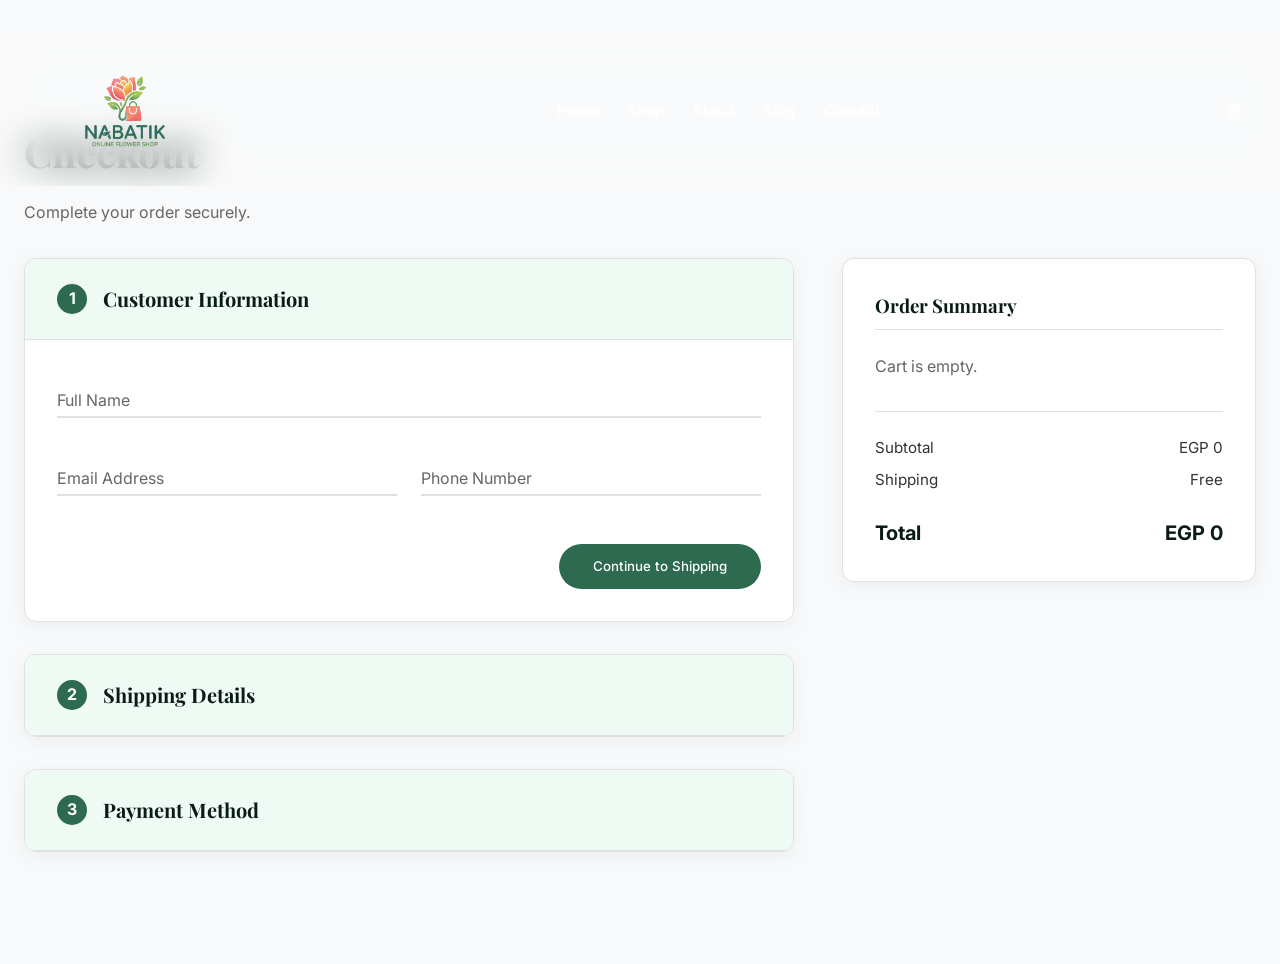
<file: nabatk/checkout.html>
<!DOCTYPE html>
<html lang="en">
<head>
  <meta charset="UTF-8">
  <meta name="viewport" content="width=device-width, initial-scale=1.0">
  <title>Checkout | Nabatk</title>
  <link rel="stylesheet" href="css/style.css">
  <link rel="stylesheet" href="css/checkout.css">
</head>
<body>

  <!-- NAVBAR -->
  <nav class="navbar scrolled">
    <div class="container">
      <a href="index.html" class="navbar-logo">
        <img src="Logo/flowerStore_Logo-removebg-preview.png" alt="Nabatk Logo" class="brand-logo">
      </a>
      <div class="navbar-links">
        <a href="index.html">Home</a>
        <a href="shop.html">Shop</a>
        <a href="about.html">About</a>
        <a href="blog.html">Blog</a>
        <a href="contact.html">Contact</a>
      </div>
      <div class="navbar-actions">
        <!-- hide cart logic if needed, but keeping consistent -->
        <a href="cart.html" class="cart-icon" style="opacity: 0.5; pointer-events: none;">
          <svg viewBox="0 0 24 24"><path d="M7 18c-1.1 0-1.99.9-1.99 2S5.9 22 7 22s2-.9 2-2-.9-2-2-2zM1 2v2h2l3.6 7.59-1.35 2.45c-.16.28-.25.61-.25.96 0 1.1.9 2 2 2h12v-2H7.42c-.14 0-.25-.11-.25-.25l.03-.12.9-1.63h7.45c.75 0 1.41-.41 1.75-1.03l3.58-6.49A1.003 1.003 0 0 0 20 4H5.21l-.94-2H1zm16 16c-1.1 0-1.99.9-1.99 2s.89 2 1.99 2 2-.9 2-2-.9-2-2-2z"/></svg>
          <span class="cart-badge" style="display: none;">0</span>
        </a>
      </div>
    </div>
  </nav>

  <!-- CHECKOUT SECTION -->
  <section class="section checkout-page-wrapper">
    <div class="container fade-up">
      
      <div class="checkout-header">
        <h1>Checkout</h1>
        <p style="color: var(--clr-text-muted);">Complete your order securely.</p>
      </div>

      <div class="checkout-layout">
        
        <!-- Left: Forms -->
        <main class="checkout-main">
          
          <!-- STEP 1 -->
          <div class="checkout-step active">
            <div class="step-header">
              <div class="step-number">1</div>
              <h2>Customer Information</h2>
            </div>
            <div class="step-content">
              <div class="form-grid full">
                <div class="form-group-float">
                  <input type="text" class="form-control" id="custName" placeholder=" " required>
                  <label class="form-label" for="custName">Full Name</label>
                </div>
              </div>
              <div class="form-grid">
                <div class="form-group-float">
                  <input type="email" class="form-control" id="custEmail" placeholder=" " required>
                  <label class="form-label" for="custEmail">Email Address</label>
                </div>
                <div class="form-group-float">
                  <input type="tel" class="form-control" id="custPhone" placeholder=" " required>
                  <label class="form-label" for="custPhone">Phone Number</label>
                </div>
              </div>
              <button class="btn btn-primary btn-next-step" id="btnStep1">Continue to Shipping</button>
              <div style="clear:both;"></div>
            </div>
          </div>

          <!-- STEP 2 -->
          <div class="checkout-step">
            <div class="step-header">
              <div class="step-number">2</div>
              <h2>Shipping Details</h2>
            </div>
            <div class="step-content">
              <div class="form-grid full">
                <div class="form-group-float">
                  <input type="text" class="form-control" id="shipAddress" placeholder=" " required>
                  <label class="form-label" for="shipAddress">Street Address</label>
                </div>
              </div>
              <div class="form-grid">
                <div class="form-group-float" style="margin-top: 1rem;">
                  <select class="form-control" style="padding-bottom: 0.5rem; cursor: pointer;">
                    <option value="">Select City / Governorate</option>
                    <option value="Cairo">Cairo</option>
                    <option value="Giza">Giza</option>
                  </select>
                  <label class="form-label" style="top: -0.5rem; font-size: 0.8rem; color: var(--clr-green-deep);">City</label>
                </div>
                <div class="form-group-float">
                  <input type="text" class="form-control" id="shipArea" placeholder=" ">
                  <label class="form-label" for="shipArea">Area / Neighborhood</label>
                </div>
              </div>
              <div class="form-grid">
                <div class="form-group-float">
                  <input type="text" class="form-control" id="shipBldg" placeholder=" ">
                  <label class="form-label" for="shipBldg">Building / Appt Number</label>
                </div>
              </div>
              <div class="form-grid full">
                <div class="form-group-float">
                  <textarea class="form-control" id="shipNotes" placeholder=" " rows="2" style="resize: vertical;"></textarea>
                  <label class="form-label" for="shipNotes">Delivery Notes (Optional)</label>
                </div>
              </div>
              <button class="btn btn-primary btn-next-step" id="btnStep2">Continue to Payment</button>
              <div style="clear:both;"></div>
            </div>
          </div>

          <!-- STEP 3 -->
          <div class="checkout-step">
            <div class="step-header">
              <div class="step-number">3</div>
              <h2>Payment Method</h2>
            </div>
            <div class="step-content">
              
              <div class="payment-methods">
                <label class="payment-option">
                  <input type="radio" name="paymentOption" value="cod">
                  <span style="font-weight: 600;">Cash on Delivery (COD)</span>
                </label>
                
                <label class="payment-option">
                  <input type="radio" name="paymentOption" value="vfcash">
                  <span style="font-weight: 600;">Vodafone Cash</span>
                </label>

                <label class="payment-option active">
                  <input type="radio" name="paymentOption" value="card" checked>
                  <span style="font-weight: 600; flex-grow: 1;">Credit / Debit Card</span>
                  <!-- Card Logos -->
                  <div style="display: flex; gap: 0.5rem;">
                    <span style="font-size: 0.8rem; background: var(--clr-white); border: 1px solid var(--clr-border); padding: 0.2rem 0.4rem; border-radius: 4px;">VISA</span>
                    <span style="font-size: 0.8rem; background: var(--clr-white); border: 1px solid var(--clr-border); padding: 0.2rem 0.4rem; border-radius: 4px;">MC</span>
                  </div>
                </label>
              </div>

              <!-- Credit Card Input Area -->
              <div class="cc-container" id="ccContainer" style="display: block;">
                
                <!-- Animated Preview -->
                <div class="card-preview">
                  <div class="chip"></div>
                  <div class="card-number-display" id="ccNumDisp">**** **** **** ****</div>
                  <div class="card-footer-display">
                    <div>
                      <div class="card-label">Card Holder</div>
                      <div class="card-name-display" id="ccNameDisp">YOUR NAME</div>
                    </div>
                    <div>
                      <div class="card-label">Expires</div>
                      <div class="card-expiry-display" id="ccExpDisp">MM/YY</div>
                    </div>
                  </div>
                </div>

                <!-- Inputs -->
                <div class="form-grid full">
                  <div class="form-group-float">
                    <input type="text" class="form-control" id="ccNumInput" placeholder=" " maxlength="19">
                    <label class="form-label" for="ccNumInput">Card Number</label>
                  </div>
                </div>
                <div class="form-grid">
                  <div class="form-group-float">
                    <input type="text" class="form-control" id="ccNameInput" placeholder=" " maxlength="30">
                    <label class="form-label" for="ccNameInput">Name on Card</label>
                  </div>
                  <div style="display: grid; grid-template-columns: 1fr 1fr; gap: 1.5rem;">
                    <div class="form-group-float">
                      <input type="text" class="form-control" id="ccExpInput" placeholder=" " maxlength="5">
                      <label class="form-label" for="ccExpInput">Expiry (MM/YY)</label>
                    </div>
                    <div class="form-group-float">
                      <input type="password" class="form-control" id="ccCvvInput" placeholder=" " maxlength="4">
                      <label class="form-label" for="ccCvvInput">CVV</label>
                    </div>
                  </div>
                </div>

              </div>
              
              <button class="btn btn-primary btn-place-order" id="btnPlaceOrder">Place Order 🌿</button>

            </div>
          </div>

        </main>

        <!-- Right: Summary -->
        <aside class="checkout-sidebar">
          <div class="checkout-summary">
            <h3>Order Summary</h3>
            
            <div class="mini-cart-list" id="miniCartList">
              <!-- populated by JS -->
            </div>
            
            <div style="border-top: 1px solid var(--clr-border); padding-top: 1.5rem; margin-top: 1.5rem;">
              <div style="display: flex; justify-content: space-between; margin-bottom: 0.5rem; font-size: 0.95rem;">
                <span>Subtotal</span>
                <span id="summarySubtotal">EGP 0</span>
              </div>
              <div style="display: flex; justify-content: space-between; margin-bottom: 1.5rem; font-size: 0.95rem;">
                <span>Shipping</span>
                <span id="summaryShipping">EGP 50</span>
              </div>
              <div style="display: flex; justify-content: space-between; font-size: 1.25rem; font-weight: 700; color: var(--clr-green-forest);">
                <span>Total</span>
                <span id="summaryTotal">EGP 0</span>
              </div>
            </div>

          </div>
        </aside>

      </div>
    </div>
  </section>

  <!-- SUCCESS MODAL OVERLAY -->
  <div class="modal-overlay" id="successModal">
    <div class="success-modal">
      <div class="success-icon">✓</div>
      <h2>Order Placed Successfully!</h2>
      <p>Thank you for choosing Nabatk. Your order #<span style="font-weight:600; color:var(--clr-text-main);">NB-2026</span> has been confirmed. We have sent a confirmation email with details.</p>
      <a href="shop.html" class="btn btn-primary" style="width:100%;">Return to Shop</a>
    </div>
  </div>

  <script src="js/script.js"></script>
  <script src="js/checkout.js"></script>
</body>
</html>
</file>
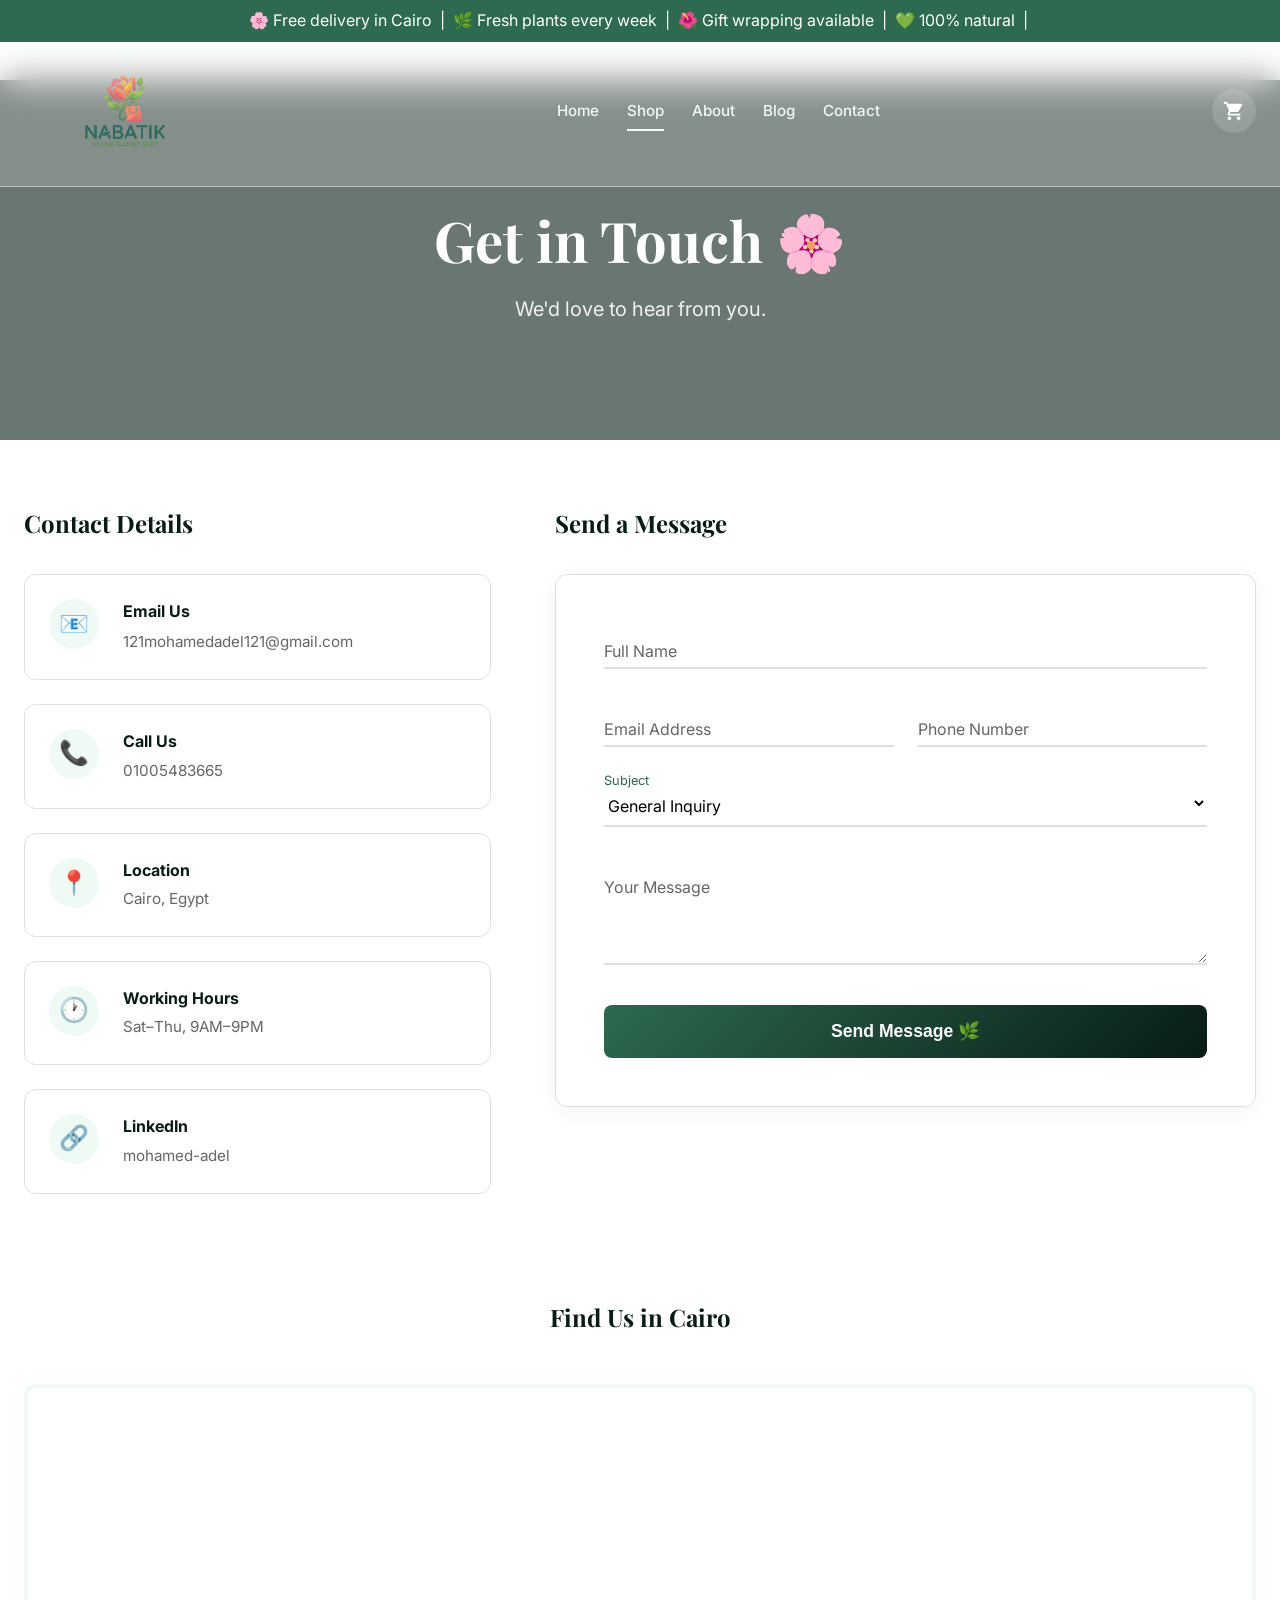
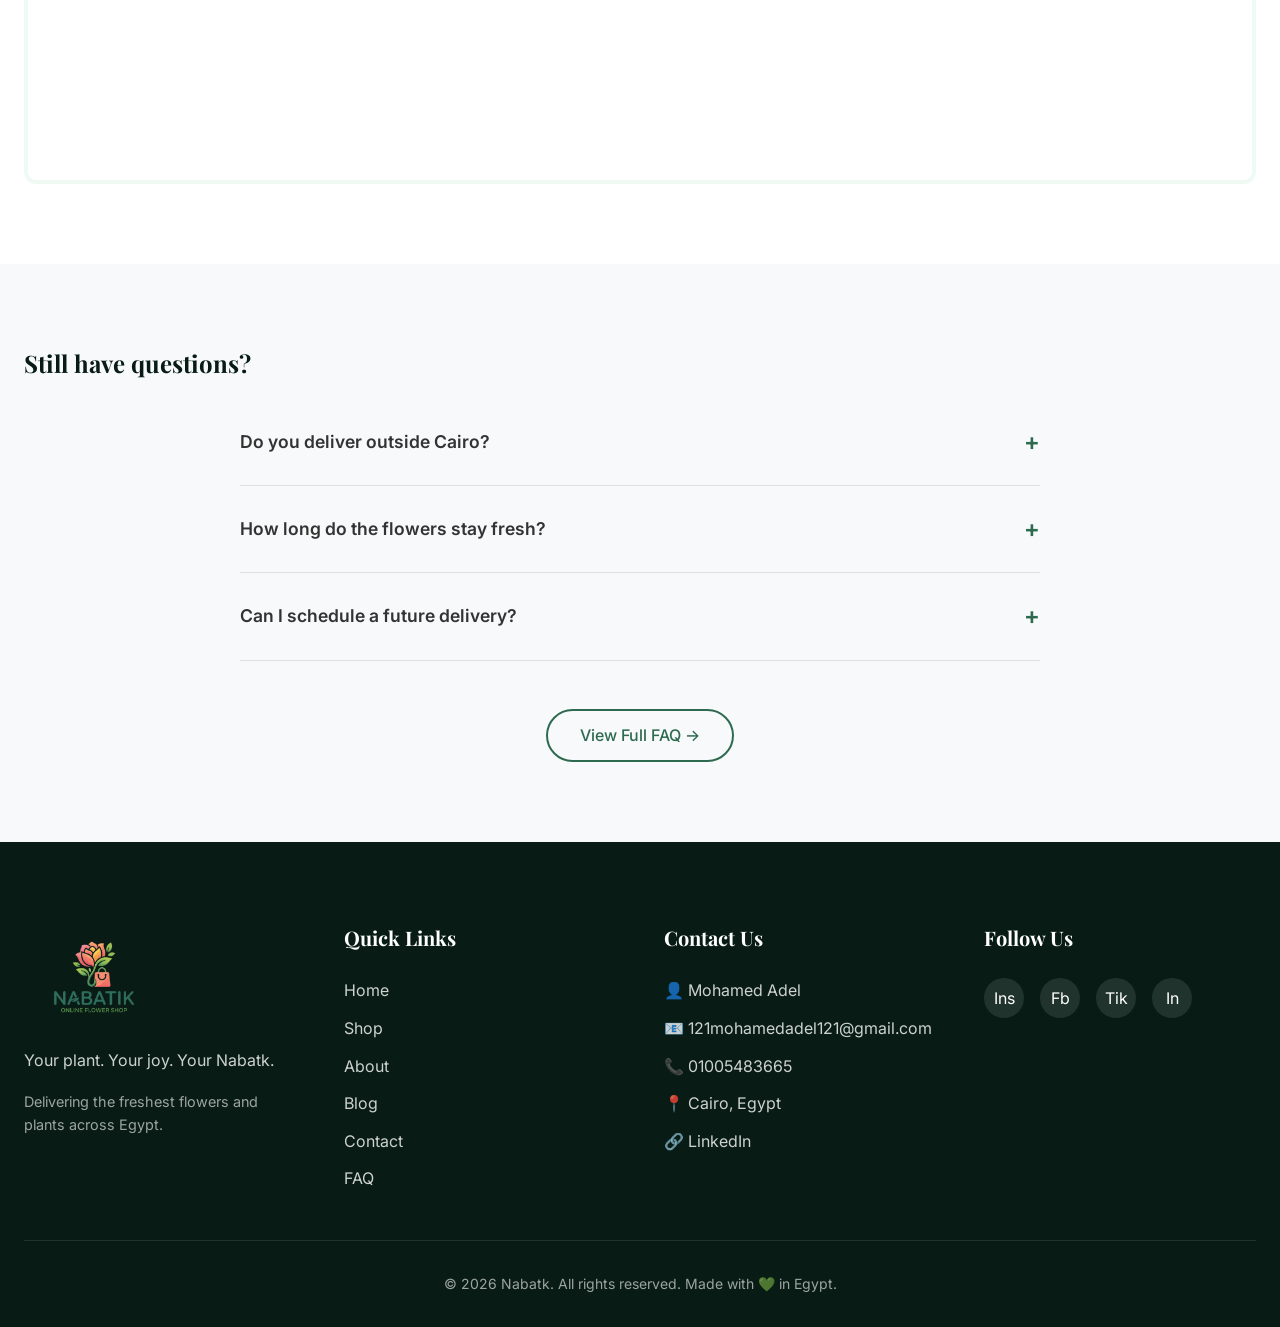
<file: nabatk/contact.html>
<!DOCTYPE html>
<html lang="en">
<head>
  <meta charset="UTF-8">
  <meta name="viewport" content="width=device-width, initial-scale=1.0">
  <title>Contact Us | Nabatk</title>
  <link rel="stylesheet" href="css/style.css">
  <link rel="stylesheet" href="css/contact.css">
</head>
<body>

  <!-- NAVBAR -->
  <div class="marquee-bar">
    <div class="marquee-content">
      🌸 Free delivery in Cairo &nbsp;|&nbsp; 🌿 Fresh plants every week &nbsp;|&nbsp; 🌺 Gift wrapping available &nbsp;|&nbsp; 💚 100% natural &nbsp;|&nbsp;
    </div>
    <div class="marquee-content">
      🌸 Free delivery in Cairo &nbsp;|&nbsp; 🌿 Fresh plants every week &nbsp;|&nbsp; 🌺 Gift wrapping available &nbsp;|&nbsp; 💚 100% natural &nbsp;|&nbsp;
    </div>
  </div>

  <nav class="navbar">
    <div class="container">
      <a href="index.html" class="navbar-logo">
        <img src="Logo/flowerStore_Logo-removebg-preview.png" alt="Nabatk Logo" class="brand-logo">
      </a>
      
      <div class="navbar-links">
        <a href="index.html">Home</a>
        <a href="shop.html" class="active">Shop</a>
        <a href="about.html">About</a>
        <a href="blog.html">Blog</a>
        <a href="contact.html">Contact</a>
      </div>
      
      <div class="navbar-actions">
        <a href="cart.html" class="cart-icon">
          <svg viewBox="0 0 24 24"><path d="M7 18c-1.1 0-1.99.9-1.99 2S5.9 22 7 22s2-.9 2-2-.9-2-2-2zM1 2v2h2l3.6 7.59-1.35 2.45c-.16.28-.25.61-.25.96 0 1.1.9 2 2 2h12v-2H7.42c-.14 0-.25-.11-.25-.25l.03-.12.9-1.63h7.45c.75 0 1.41-.41 1.75-1.03l3.58-6.49A1.003 1.003 0 0 0 20 4H5.21l-.94-2H1zm16 16c-1.1 0-1.99.9-1.99 2s.89 2 1.99 2 2-.9 2-2-.9-2-2-2z"/></svg>
          <span class="cart-badge" style="display: none;">0</span>
        </a>
        <button class="hamburger">
          <span></span><span></span><span></span>
        </button>
      </div>
    </div>
  </nav>

  <!-- CONTACT HERO -->
  <header class="contact-hero fade-up">
    <div class="contact-hero-content">
      <h1>Get in Touch 🌸</h1>
      <p style="font-size: 1.25rem; opacity: 0.9;">We'd love to hear from you.</p>
    </div>
  </header>

  <!-- CONTACT SECTION -->
  <section class="section" style="padding-top: 4rem;">
    <div class="container contact-layout">
      
      <!-- Info Col (Left) -->
      <div class="contact-info-col">
        <h2 style="margin-bottom: 2rem;">Contact Details</h2>
        
        <div class="info-card">
          <div class="icon-wrapper">📧</div>
          <div>
            <h4>Email Us</h4>
            <a href="mailto:121mohamedadel121@gmail.com">121mohamedadel121@gmail.com</a>
          </div>
        </div>
        
        <div class="info-card">
          <div class="icon-wrapper">📞</div>
          <div>
            <h4>Call Us</h4>
            <a href="tel:01005483665">01005483665</a>
          </div>
        </div>
        
        <div class="info-card">
          <div class="icon-wrapper">📍</div>
          <div>
            <h4>Location</h4>
            <p>Cairo, Egypt</p>
          </div>
        </div>
        
        <div class="info-card">
          <div class="icon-wrapper">🕐</div>
          <div>
            <h4>Working Hours</h4>
            <p>Sat–Thu, 9AM–9PM</p>
          </div>
        </div>
        
        <div class="info-card">
          <div class="icon-wrapper">🔗</div>
          <div>
            <h4>LinkedIn</h4>
            <a href="https://www.linkedin.com/in/mohamed-adel-17b969253/" target="_blank">mohamed-adel</a>
          </div>
        </div>
      </div>

      <!-- Form Col (Right) -->
      <div class="contact-form-col fade-up" style="transition-delay: 0.3s;">
        <h2 style="margin-bottom: 2rem;">Send a Message</h2>
        
        <form class="contact-form" id="contactForm">
          <div class="form-group-float">
            <input type="text" class="form-control" id="fullName" placeholder=" " required>
            <label class="form-label" for="fullName">Full Name</label>
            <span class="error-msg">Please enter your name</span>
          </div>
          
          <div class="form-row" style="display: flex; gap: 1.5rem;">
            <div class="form-group-float" style="flex: 1; margin-bottom: 0;">
              <input type="email" class="form-control" id="email" placeholder=" " required>
              <label class="form-label" for="email">Email Address</label>
              <span class="error-msg">Please enter a valid email</span>
            </div>
            <div class="form-group-float" style="flex: 1; margin-bottom: 0;">
              <input type="tel" class="form-control" id="phone" placeholder=" " required>
              <label class="form-label" for="phone">Phone Number</label>
              <span class="error-msg">Please enter your phone number</span>
            </div>
          </div>
          
          <div class="form-group-float" style="margin-top: 2rem;">
            <select class="form-control" id="subject" style="padding-bottom: 0.5rem; cursor: pointer;">
              <option value="General Inquiry">General Inquiry</option>
              <option value="Order Issue">Order Issue</option>
              <option value="Bulk Order">Bulk Order</option>
              <option value="Plant Care Question">Plant Care Question</option>
              <option value="Feedback">Feedback</option>
            </select>
            <label class="form-label" for="subject" style="top: -0.5rem; font-size: 0.8rem; color: var(--clr-green-deep);">Subject</label>
          </div>

          <div class="form-group-float">
            <textarea class="form-control" id="message" placeholder=" " rows="4" style="resize: vertical; min-height: 100px;" required></textarea>
            <label class="form-label" for="message">Your Message</label>
            <span class="error-msg">Please enter a message</span>
          </div>
          
          <button type="submit" class="btn-submit-form">Send Message 🌿</button>
          
          <div class="success-message" id="successMessage">
            Thank you! We'll get back to you soon. 🌿
          </div>
        </form>
      </div>

    </div>
  </section>

  <!-- MAP EMBED SECTION -->
  <section class="section map-section fade-up">
    <div class="container">
      <h2 style="text-align: center; margin-bottom: 3rem;">Find Us in Cairo</h2>
      <div class="map-container">
        <!-- Cairo city center embed -->
        <iframe src="https://www.google.com/maps/embed?pb=!1m18!1m12!1m3!1d110502.61185043685!2d31.176435674068525!3d30.05961134336048!2m3!1f0!2f0!3f0!3m2!1i1024!2i768!4f13.1!3m3!1m2!1s0x14583fa60b21beeb%3A0x79dfb296e8423bba!2sCairo%2C%20Cairo%20Governorate!5e0!3m2!1sen!2seg!4v1714480000000!5m2!1sen!2seg" allowfullscreen="" loading="lazy" referrerpolicy="no-referrer-when-downgrade"></iframe>
      </div>
    </div>
  </section>

  <!-- FAQ PREVIEW -->
  <section class="section" style="background-color: var(--clr-off-white);">
    <div class="container fade-up">
      <div class="section-header">
        <h2>Still have questions?</h2>
      </div>
      
      <div class="faq-preview">
        
        <div class="accordion-item">
          <div class="accordion-header">
            Do you deliver outside Cairo?
            <span class="accordion-icon">+</span>
          </div>
          <div class="accordion-content">
            <p>Currently, our same-day delivery service is exclusive to Cairo and Giza. We are working on expanding our delivery network to cover Alexandria and other governorates soon.</p>
          </div>
        </div>
        
        <div class="accordion-item">
          <div class="accordion-header">
            How long do the flowers stay fresh?
            <span class="accordion-icon">+</span>
          </div>
          <div class="accordion-content">
            <p>Our cut flowers are delivered fresh from the farm. With proper care (changing the water every 2 days, trimming stems, and keeping them away from direct heat), they usually last between 5 to 7 days.</p>
          </div>
        </div>
        
        <div class="accordion-item">
          <div class="accordion-header">
            Can I schedule a future delivery?
            <span class="accordion-icon">+</span>
          </div>
          <div class="accordion-content">
            <p>Yes! During checkout, you can select any date up to 30 days in advance for your delivery. This is perfect for planning birthday or anniversary gifts.</p>
          </div>
        </div>
        
        <div style="text-align: center; margin-top: 3rem;">
          <a href="faq.html" class="btn btn-outline" style="color: var(--clr-green-deep); border-color: var(--clr-green-deep);">View Full FAQ →</a>
        </div>
        
      </div>
    </div>
  </section>

  <!-- FOOTER -->
  <!-- Footer exactly same -->
  <footer class="footer">
    <div class="container">
      <div class="footer-grid">
        <div class="footer-col">
          <div class="footer-logo">
            <img src="Logo/flowerStore_Logo-removebg-preview.png" alt="Nabatk Logo" class="footer-brand-logo">
          </div>
          <p style="color: rgba(255,255,255,0.8); margin-bottom: 1rem;">Your plant. Your joy. Your Nabatk.</p>
          <p style="color: rgba(255,255,255,0.6); font-size: 0.9rem;">Delivering the freshest flowers and plants across Egypt.</p>
        </div>
        
        <div class="footer-col">
          <h4>Quick Links</h4>
          <div class="footer-links">
            <a href="index.html">Home</a>
            <a href="shop.html">Shop</a>
            <a href="about.html">About</a>
            <a href="blog.html">Blog</a>
            <a href="contact.html">Contact</a>
            <a href="faq.html">FAQ</a>
          </div>
        </div>
        
        <div class="footer-col">
          <h4>Contact Us</h4>
          <div class="footer-links">
            <a href="#">👤 Mohamed Adel</a>
            <a href="mailto:121mohamedadel121@gmail.com">📧 121mohamedadel121@gmail.com</a>
            <a href="tel:01005483665">📞 01005483665</a>
            <a href="#">📍 Cairo, Egypt</a>
            <a href="https://www.linkedin.com/in/mohamed-adel-17b969253/" target="_blank">🔗 LinkedIn</a>
          </div>
        </div>
        
        <div class="footer-col">
          <h4>Follow Us</h4>
          <div class="social-icons">
            <a href="#">Ins</a>
            <a href="#">Fb</a>
            <a href="#">Tik</a>
            <a href="#">In</a>
          </div>
        </div>
      </div>
      <div class="footer-bottom">
        <p>© 2026 Nabatk. All rights reserved. Made with 💚 in Egypt.</p>
      </div>
    </div>
  </footer>

  <script src="js/script.js"></script>
  <script src="js/contact.js"></script>
</body>
</html>
</file>
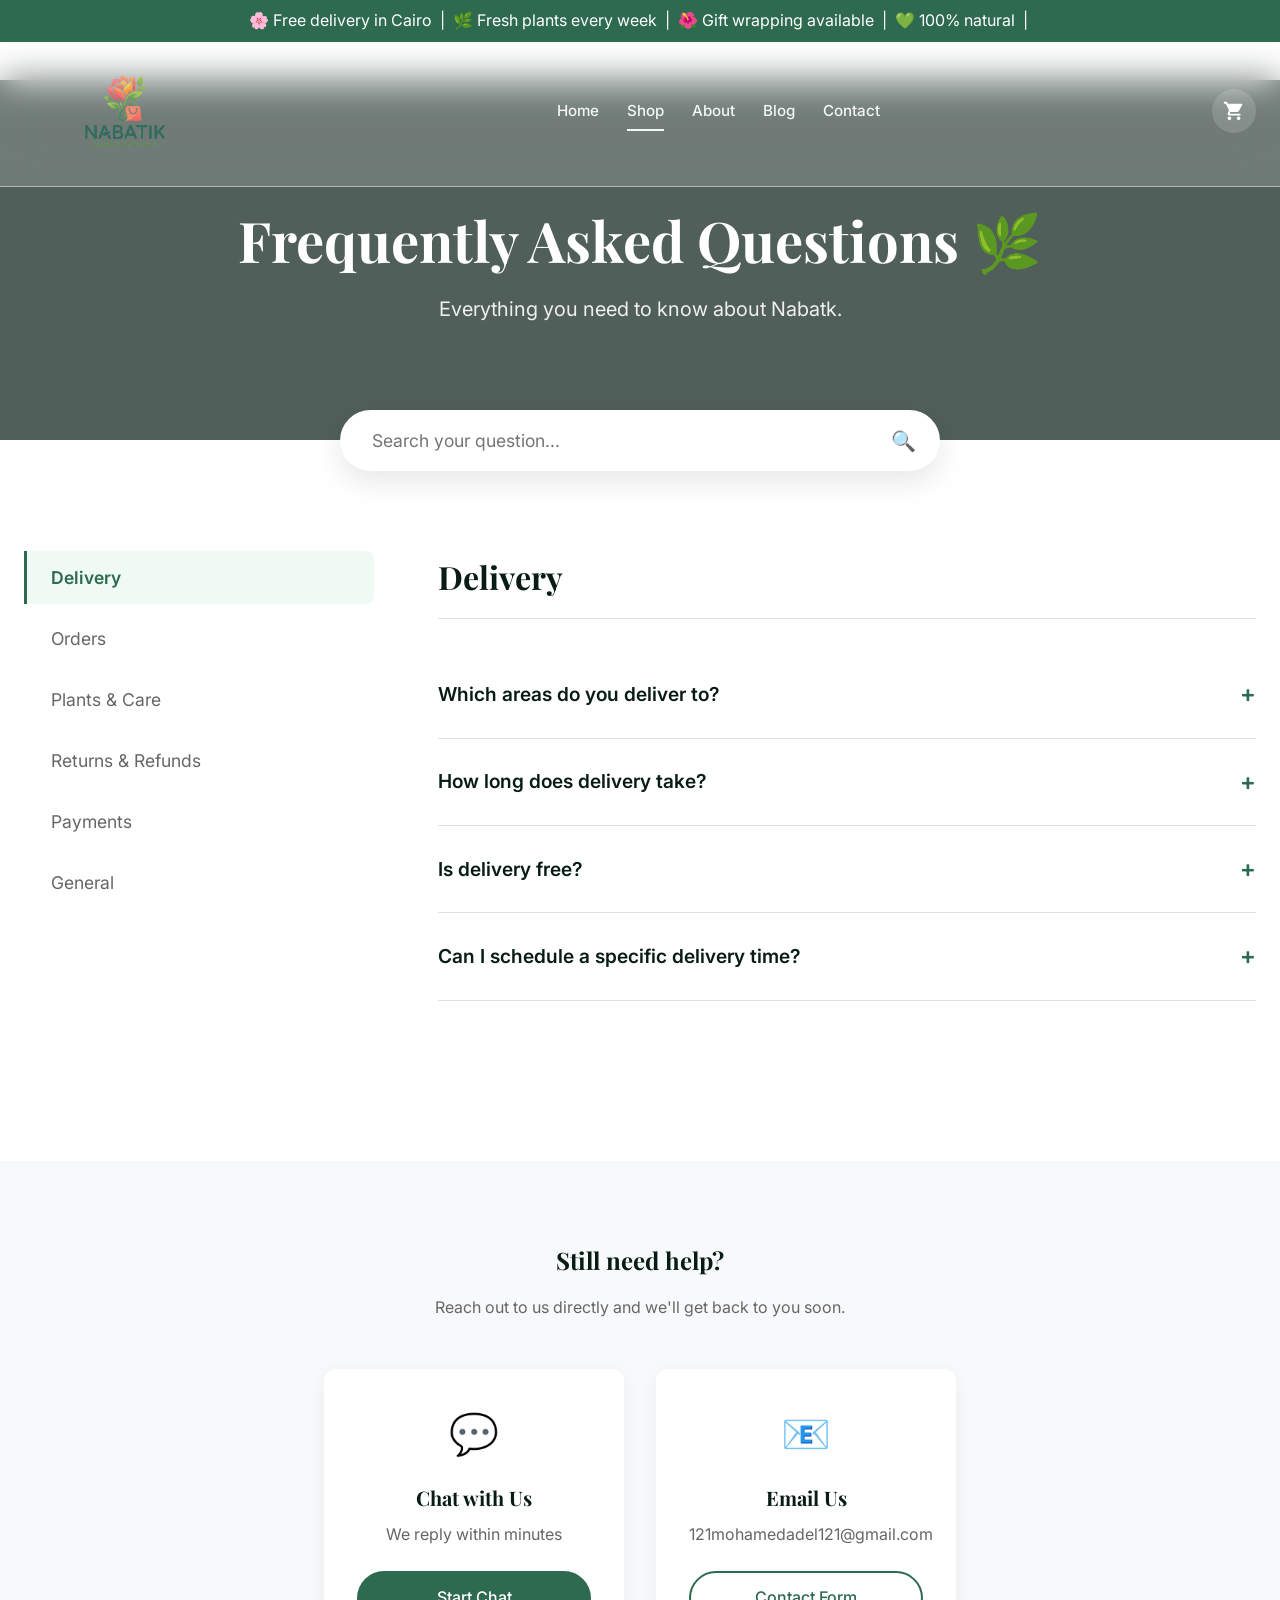
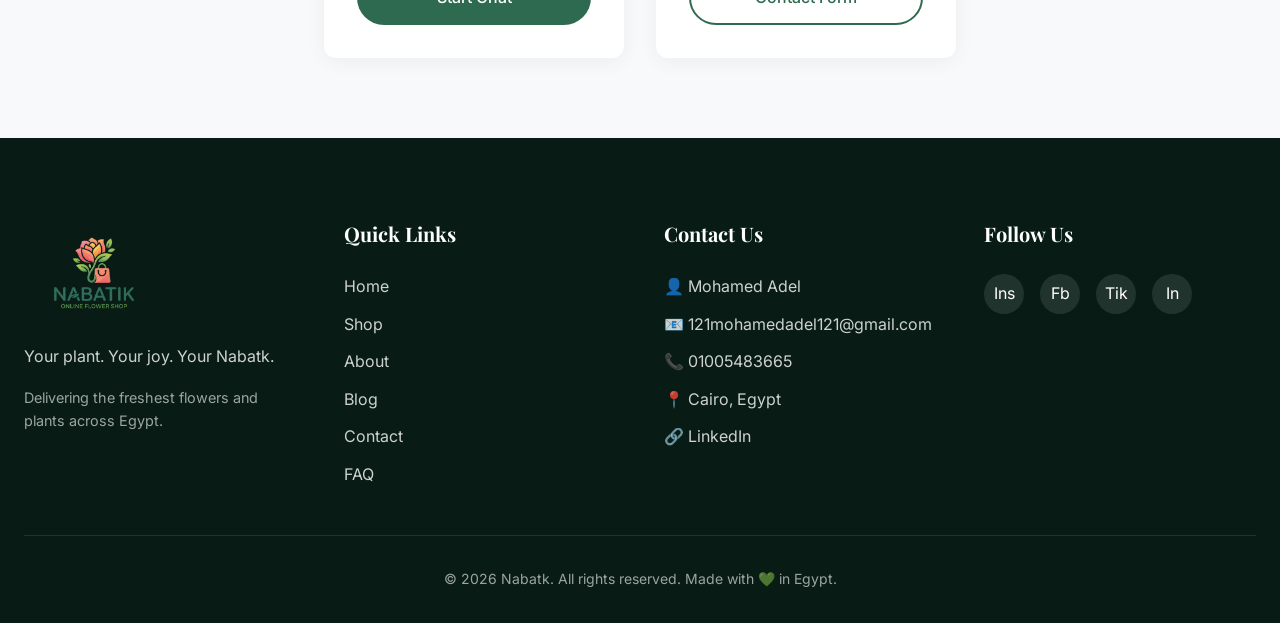
<file: nabatk/faq.html>
<!DOCTYPE html>
<html lang="en">
<head>
  <meta charset="UTF-8">
  <meta name="viewport" content="width=device-width, initial-scale=1.0">
  <title>FAQ | Nabatk</title>
  <link rel="stylesheet" href="css/style.css">
  <link rel="stylesheet" href="css/faq.css">
</head>
<body>

  <!-- NAVBAR -->
  <div class="marquee-bar">
    <div class="marquee-content">
      🌸 Free delivery in Cairo &nbsp;|&nbsp; 🌿 Fresh plants every week &nbsp;|&nbsp; 🌺 Gift wrapping available &nbsp;|&nbsp; 💚 100% natural &nbsp;|&nbsp;
    </div>
    <div class="marquee-content">
      🌸 Free delivery in Cairo &nbsp;|&nbsp; 🌿 Fresh plants every week &nbsp;|&nbsp; 🌺 Gift wrapping available &nbsp;|&nbsp; 💚 100% natural &nbsp;|&nbsp;
    </div>
  </div>

  <nav class="navbar">
    <div class="container">
      <a href="index.html" class="navbar-logo">
        <img src="Logo/flowerStore_Logo-removebg-preview.png" alt="Nabatk Logo" class="brand-logo">
      </a>
      
      <div class="navbar-links">
        <a href="index.html">Home</a>
        <a href="shop.html" class="active">Shop</a>
        <a href="about.html">About</a>
        <a href="blog.html">Blog</a>
        <a href="contact.html">Contact</a>
      </div>
      
      <div class="navbar-actions">
        <a href="cart.html" class="cart-icon">
          <svg viewBox="0 0 24 24"><path d="M7 18c-1.1 0-1.99.9-1.99 2S5.9 22 7 22s2-.9 2-2-.9-2-2-2zM1 2v2h2l3.6 7.59-1.35 2.45c-.16.28-.25.61-.25.96 0 1.1.9 2 2 2h12v-2H7.42c-.14 0-.25-.11-.25-.25l.03-.12.9-1.63h7.45c.75 0 1.41-.41 1.75-1.03l3.58-6.49A1.003 1.003 0 0 0 20 4H5.21l-.94-2H1zm16 16c-1.1 0-1.99.9-1.99 2s.89 2 1.99 2 2-.9 2-2-.9-2-2-2z"/></svg>
          <span class="cart-badge" style="display: none;">0</span>
        </a>
        <button class="hamburger">
          <span></span><span></span><span></span>
        </button>
      </div>
    </div>
  </nav>

  <!-- FAQ HERO BANNER -->
  <header class="faq-banner fade-up">
    <div class="faq-banner-content">
      <h1>Frequently Asked Questions 🌿</h1>
      <p style="font-size: 1.25rem; opacity: 0.9;">Everything you need to know about Nabatk.</p>
    </div>
  </header>

  <!-- SEARCH BAR -->
  <div class="faq-search-wrapper fade-up" style="transition-delay: 0.2s;">
    <input type="text" id="faqSearch" class="faq-search-input" placeholder="Search your question...">
    <span class="search-icon">🔍</span>
  </div>

  <!-- FAQ CONTENT -->
  <section class="section" style="padding-top: 2rem;">
    <div class="container faq-layout">
      
      <!-- Categories (Left) -->
      <aside class="faq-categories fade-up" style="transition-delay: 0.3s;">
        <button class="cat-tab active" data-target="faqDelivery">Delivery</button>
        <button class="cat-tab" data-target="faqOrders">Orders</button>
        <button class="cat-tab" data-target="faqPlants">Plants & Care</button>
        <button class="cat-tab" data-target="faqReturns">Returns & Refunds</button>
        <button class="cat-tab" data-target="faqPayments">Payments</button>
        <button class="cat-tab" data-target="faqGeneral">General</button>
      </aside>

      <!-- Accordions (Right) -->
      <main class="faq-content-area fade-up" style="transition-delay: 0.4s;">
        
        <!-- Delivery Group -->
        <div class="faq-group active" id="faqDelivery">
          <h2 class="faq-group-title">Delivery</h2>
          
          <div class="accordion-item">
            <div class="accordion-header">
              Which areas do you deliver to?
              <span class="accordion-icon">+</span>
            </div>
            <div class="accordion-content">
              <p>We currently offer delivery across all areas of Cairo and Giza. We are planning to expand to Alexandria and other governorates by late 2026.</p>
            </div>
          </div>
          
          <div class="accordion-item">
            <div class="accordion-header">
              How long does delivery take?
              <span class="accordion-icon">+</span>
            </div>
            <div class="accordion-content">
              <p>We offer same-day delivery for orders placed before 2 PM. Orders placed after 2 PM will be delivered the next day. You can also schedule a specific future delivery date during checkout.</p>
            </div>
          </div>
          
          <div class="accordion-item">
            <div class="accordion-header">
              Is delivery free?
              <span class="accordion-icon">+</span>
            </div>
            <div class="accordion-content">
              <p>Delivery is completely free for all orders inside Cairo. For Giza, a standard delivery fee of EGP 50 applies, unless your order value exceeds EGP 1000.</p>
            </div>
          </div>
          
          <div class="accordion-item">
            <div class="accordion-header">
              Can I schedule a specific delivery time?
              <span class="accordion-icon">+</span>
            </div>
            <div class="accordion-content">
              <p>While you can select a specific delivery date, we cannot guarantee exact times due to Cairo traffic. Deliveries occur between 10 AM and 8 PM, and our driver will contact you before arriving.</p>
            </div>
          </div>
        </div>

        <!-- Orders Group -->
        <div class="faq-group" id="faqOrders">
          <h2 class="faq-group-title">Orders</h2>
          
          <div class="accordion-item">
            <div class="accordion-header">
              How do I place an order on Nabatk?
              <span class="accordion-icon">+</span>
            </div>
            <div class="accordion-content">
              <p>Browse our shop, choose your favorite plants or flowers, add them to your cart, and proceed to checkout. You don't need an account to place an order, but creating one helps you track it.</p>
            </div>
          </div>
          
          <div class="accordion-item">
            <div class="accordion-header">
              Can I modify my order after placing it?
              <span class="accordion-icon">+</span>
            </div>
            <div class="accordion-content">
              <p>You can modify or cancel your order within 2 hours of placing it. Simply reply to your order confirmation email or contact our customer service.</p>
            </div>
          </div>
          
          <div class="accordion-item">
            <div class="accordion-header">
              Is there a minimum order amount?
              <span class="accordion-icon">+</span>
            </div>
            <div class="accordion-content">
              <p>No, there is no minimum order amount. You can buy a single small succulent or a massive indoor tree!</p>
            </div>
          </div>
          
          <div class="accordion-item">
            <div class="accordion-header">
              Do you offer bulk or corporate orders?
              <span class="accordion-icon">+</span>
            </div>
            <div class="accordion-content">
              <p>Yes, we do! Please contact us via the Contact Page for corporate discounts and special bulk event arrangements.</p>
            </div>
          </div>
        </div>

        <!-- Plants & Care Group -->
        <div class="faq-group" id="faqPlants">
          <h2 class="faq-group-title">Plants & Care</h2>
          
          <div class="accordion-item">
            <div class="accordion-header">
              How do you ensure plant freshness?
              <span class="accordion-icon">+</span>
            </div>
            <div class="accordion-content">
              <p>We source our inventory daily from top local nurseries. Plants are kept in our climate-controlled warehouse until dispatch, ensuring they arrive at your door in perfect condition.</p>
            </div>
          </div>
          
          <div class="accordion-item">
            <div class="accordion-header">
              What if my plant arrives damaged?
              <span class="accordion-icon">+</span>
            </div>
            <div class="accordion-content">
              <p>If your plant gets damaged during transit, please take a photo and send it to our WhatsApp or Email within 24 hours. We will replace it free of charge.</p>
            </div>
          </div>
          
          <div class="accordion-item">
            <div class="accordion-header">
              Do you provide care guides with orders?
              <span class="accordion-icon">+</span>
            </div>
            <div class="accordion-content">
              <p>Absolutely. Every plant order comes with a printed care card specific to that species, outlining watering, light, and temperature needs.</p>
            </div>
          </div>
          
          <div class="accordion-item">
            <div class="accordion-header">
              How are the plants packaged?
              <span class="accordion-icon">+</span>
            </div>
            <div class="accordion-content">
              <p>We use eco-friendly kraft paper and secure cardboard boxes tailored to the plant's size. The soil is covered to prevent spilling, and delicate stems are gently wrapped.</p>
            </div>
          </div>
        </div>

        <!-- Returns & Refunds Group -->
        <div class="faq-group" id="faqReturns">
          <h2 class="faq-group-title">Returns & Refunds</h2>
          
          <div class="accordion-item">
            <div class="accordion-header">
              What is your return policy?
              <span class="accordion-icon">+</span>
            </div>
            <div class="accordion-content">
              <p>We offer a 7-day freshness guarantee. If your plant dies or wilts significantly within 7 days of delivery despite proper care, we will replace it or issue a full refund.</p>
            </div>
          </div>
          
          <div class="accordion-item">
            <div class="accordion-header">
              How do I request a refund?
              <span class="accordion-icon">+</span>
            </div>
            <div class="accordion-content">
              <p>You can request a refund by emailing us your order number and photos of the plant. Refunds to credit cards take 5-10 business days.</p>
            </div>
          </div>
          
          <div class="accordion-item">
            <div class="accordion-header">
              Can I exchange a plant for another?
              <span class="accordion-icon">+</span>
            </div>
            <div class="accordion-content">
              <p>Yes, as long as the original plant is still in its original healthy condition. A standard pickup and redelivery fee of EGP 50 will apply.</p>
            </div>
          </div>
        </div>
        
        <!-- Payments Group -->
        <div class="faq-group" id="faqPayments">
          <h2 class="faq-group-title">Payments</h2>
          
          <div class="accordion-item">
            <div class="accordion-header">
              What payment methods do you accept?
              <span class="accordion-icon">+</span>
            </div>
            <div class="accordion-content">
              <p>We accept Visa, Mastercard, Cash on Delivery (COD), Vodafone Cash, and InstaPay.</p>
            </div>
          </div>
          
          <div class="accordion-item">
            <div class="accordion-header">
              Is online payment secure?
              <span class="accordion-icon">+</span>
            </div>
            <div class="accordion-content">
              <p>Yes, all online payments are processed through our 256-bit encrypted secure gateway partner. Nabatk does not store your credit card details.</p>
            </div>
          </div>
          
          <div class="accordion-item">
            <div class="accordion-header">
              Can I pay cash on delivery?
              <span class="accordion-icon">+</span>
            </div>
            <div class="accordion-content">
              <p>Yes, Cash on Delivery is available for all orders under EGP 2000. Please try to have the exact change ready.</p>
            </div>
          </div>
        </div>

        <!-- General Group -->
        <div class="faq-group" id="faqGeneral">
          <h2 class="faq-group-title">General</h2>
          
          <div class="accordion-item">
            <div class="accordion-header">
              Do you offer gift wrapping?
              <span class="accordion-icon">+</span>
            </div>
            <div class="accordion-content">
              <p>Yes! During checkout, you can select the "Gift Wrap" option for an additional EGP 30. We use premium paper, ribbons, and a blank tag.</p>
            </div>
          </div>
          
          <div class="accordion-item">
            <div class="accordion-header">
              Can I add a personal message to my order?
              <span class="accordion-icon">+</span>
            </div>
            <div class="accordion-content">
              <p>Yes, you can type a personalized message during checkout. We will hand-write it on a beautiful Nabatk greeting card.</p>
            </div>
          </div>
          
          <div class="accordion-item">
            <div class="accordion-header">
              Do you have a physical store?
              <span class="accordion-icon">+</span>
            </div>
            <div class="accordion-content">
              <p>Currently, Nabatk is an online-only store operating from a secure nursery outside Cairo. This helps us keep costs low and quality high!</p>
            </div>
          </div>
        </div>

      </main>
    </div>
  </section>

  <!-- CTA SECTION -->
  <section class="faq-cta-section">
    <div class="container fade-up">
      <h2>Still need help?</h2>
      <p style="color: var(--clr-text-muted);">Reach out to us directly and we'll get back to you soon.</p>
      
      <div class="faq-cta-grid">
        <div class="cta-card">
          <div class="cta-card-icon">💬</div>
          <h4>Chat with Us</h4>
          <p>We reply within minutes</p>
          <a href="#" class="btn btn-primary" style="width: 100%;">Start Chat</a>
        </div>
        
        <div class="cta-card">
          <div class="cta-card-icon">📧</div>
          <h4>Email Us</h4>
          <p>121mohamedadel121@gmail.com</p>
          <a href="contact.html" class="btn btn-outline" style="color: var(--clr-green-deep); border-color: var(--clr-green-deep); width: 100%;">Contact Form</a>
        </div>
      </div>
    </div>
  </section>

  <!-- FOOTER -->
  <!-- Footer exactly same -->
  <footer class="footer">
    <div class="container">
      <div class="footer-grid">
        <div class="footer-col">
          <div class="footer-logo">
            <img src="Logo/flowerStore_Logo-removebg-preview.png" alt="Nabatk Logo" class="footer-brand-logo">
          </div>
          <p style="color: rgba(255,255,255,0.8); margin-bottom: 1rem;">Your plant. Your joy. Your Nabatk.</p>
          <p style="color: rgba(255,255,255,0.6); font-size: 0.9rem;">Delivering the freshest flowers and plants across Egypt.</p>
        </div>
        
        <div class="footer-col">
          <h4>Quick Links</h4>
          <div class="footer-links">
            <a href="index.html">Home</a>
            <a href="shop.html">Shop</a>
            <a href="about.html">About</a>
            <a href="blog.html">Blog</a>
            <a href="contact.html">Contact</a>
            <a href="faq.html">FAQ</a>
          </div>
        </div>
        
        <div class="footer-col">
          <h4>Contact Us</h4>
          <div class="footer-links">
            <a href="#">👤 Mohamed Adel</a>
            <a href="mailto:121mohamedadel121@gmail.com">📧 121mohamedadel121@gmail.com</a>
            <a href="tel:01005483665">📞 01005483665</a>
            <a href="#">📍 Cairo, Egypt</a>
            <a href="https://www.linkedin.com/in/mohamed-adel-17b969253/" target="_blank">🔗 LinkedIn</a>
          </div>
        </div>
        
        <div class="footer-col">
          <h4>Follow Us</h4>
          <div class="social-icons">
            <a href="#">Ins</a>
            <a href="#">Fb</a>
            <a href="#">Tik</a>
            <a href="#">In</a>
          </div>
        </div>
      </div>
      <div class="footer-bottom">
        <p>© 2026 Nabatk. All rights reserved. Made with 💚 in Egypt.</p>
      </div>
    </div>
  </footer>

  <script src="js/script.js"></script>
  <script src="js/faq.js"></script>
</body>
</html>
</file>
<file: nabatk/css/style.css>
@import url('https://fonts.googleapis.com/css2?family=Inter:wght@300;400;500;600&family=Playfair+Display:wght@400;500;600;700&display=swap');

:root {
  --clr-green-deep: #2D6A4F;
  --clr-green-dark: #1B4332;
  --clr-green-forest: #081C15;
  --clr-green-light: #F0FAF4;
  --clr-white: #FFFFFF;
  --clr-off-white: #F8F9FA;
  --clr-gold: #D4AF37;
  --clr-text-main: #333333;
  --clr-text-muted: #666666;
  --clr-border: #E0E0E0;
  
  --font-heading: 'Playfair Display', serif;
  --font-body: 'Inter', sans-serif;
  
  --transition-fast: 0.3s ease;
  --transition-slow: 0.5s ease;
  
  --shadow-soft: 0 4px 20px rgba(0, 0, 0, 0.05);
  --shadow-hover: 0 10px 30px rgba(45, 106, 79, 0.15);
}

* {
  margin: 0;
  padding: 0;
  box-sizing: border-box;
}

html {
  scroll-behavior: smooth;
  font-size: 16px;
}

body {
  font-family: var(--font-body);
  color: var(--clr-text-main);
  background-color: var(--clr-white);
  line-height: 1.6;
  overflow-x: hidden;
}

h1, h2, h3, h4, h5, h6 {
  font-family: var(--font-heading);
  color: var(--clr-green-forest);
  margin-bottom: 1rem;
}

a {
  text-decoration: none;
  color: inherit;
  transition: var(--transition-fast);
}

ul {
  list-style: none;
}

img {
  max-width: 100%;
  object-fit: cover;
  display: block;
}

.container {
  width: 100%;
  max-width: 1280px;
  margin: 0 auto;
  padding: 0 1.5rem;
}

.section {
  padding: 5rem 0;
}
.marquee-bar {
  background-color: var(--clr-green-deep);
  color: var(--clr-white);
  padding: 0.5rem 0;
  overflow: hidden;
  white-space: nowrap;
  position: fixed;
  top: 0;
  left: 0;
  width: 100%;
  z-index: 1001;
  display: flex; 
}

.marquee-content {
  flex-shrink: 0;
  min-width: 100%;
  display: flex;
  justify-content: space-around;
  animation: scrollMarquee 20s linear infinite; 
}
@keyframes scrollMarquee {
  0% {
    transform: translateX(0);
  }
  100% {
    transform: translateX(-100%);
  }
}
/* ==========================================================================
   BUTTONS
   ========================================================================== */
.btn {
  display: inline-flex;
  align-items: center;
  justify-content: center;
  padding: 0.75rem 2rem;
  font-family: var(--font-body);
  font-weight: 500;
  border-radius: 50px;
  cursor: pointer;
  transition: var(--transition-fast);
  border: 2px solid transparent;
  text-align: center;
}

.btn-primary {
  background-color: var(--clr-green-deep);
  color: var(--clr-white);
}

.btn-primary:hover {
  background-color: var(--clr-green-dark);
  transform: translateY(-2px);
  box-shadow: var(--shadow-hover);
}

.btn-outline {
  background-color: transparent;
  color: var(--clr-white);
  border-color: var(--clr-white);
}

.btn-outline:hover {
  background-color: var(--clr-white);
  color: var(--clr-green-deep);
}

.btn-green-outline {
  background-color: transparent;
  color: var(--clr-green-deep);
  border-color: var(--clr-green-deep);
}

.btn-green-outline:hover {
  background-color: var(--clr-green-deep);
  color: var(--clr-white);
}

/* ==========================================================================
   NAVBAR
   ========================================================================== */
.navbar {
  position: fixed;
  top: 36px;
  left: 0;
  width: 100%;
  z-index: 1000;
  transition: var(--transition-slow);
  padding: 1.25rem 0;
  background: rgba(255, 255, 255, 0.18);
  backdrop-filter: blur(18px);
  border-bottom: 1px solid rgba(255, 255, 255, 0.45);
}

.navbar.scrolled {
  padding: 1rem 0;
  background-color: rgba(255, 255, 255, 0.96);
  backdrop-filter: blur(16px);
  box-shadow: 0 16px 45px rgba(0, 0, 0, 0.08);
  border-bottom: 1px solid rgba(0, 0, 0, 0.08);
}
.navbar.scrolled .navbar-logo,
.navbar.scrolled .navbar-links a,
.navbar.scrolled .cart-icon {
  color: var(--clr-green-forest);
}

.navbar.scrolled .navbar-links a:hover,
.navbar.scrolled .navbar-links a.active {
  color: var(--clr-green-deep);
}

.navbar .container {
  display: flex;
  justify-content: space-between;
  align-items: center;
}

.navbar-logo {
  display: flex;
  align-items: center;
  gap: 0.75rem;
  color: var(--clr-white);
  font-family: var(--font-heading);
  font-size: 1.1rem;
  font-weight: 700;
  text-decoration: none;
}

.navbar-logo svg {
  width: 48px;
  height: auto;
}

.navbar-logo img {
  width: auto;
  height: 110px;
}

.navbar-links {
  display: flex;
  gap: 1.75rem;
}

.navbar-links a {
  position: relative;
  color: var(--clr-white);
  font-family: var(--font-body);
  font-size: 0.95rem;
  font-weight: 500;
  text-decoration: none;
  opacity: 0.92;
  padding: 0.25rem 0;
  transition: color var(--transition-fast), opacity var(--transition-fast);
}

.navbar-links a::after {
  content: '';
  position: absolute;
  bottom: -4px;
  left: 0;
  width: 0;
  height: 2px;
  background-color: var(--clr-green-light);
  transition: width var(--transition-fast);
}

.navbar-links a:hover,
.navbar-links a.active {
  color: var(--clr-green-light);
  opacity: 1;
}

.navbar-links a:hover::after,
.navbar-links a.active::after {
  width: 100%;
}

.navbar-actions {
  display: flex;
  align-items: center;
  gap: 1rem;
}

.cart-icon {
  position: relative;
  display: inline-flex;
  align-items: center;
  justify-content: center;
  width: 44px;
  height: 44px;
  border-radius: 999px;
  background-color: rgba(255,255,255,0.14);
  color: var(--clr-white);
  transition: var(--transition-fast);
}

.cart-icon:hover {
  background-color: rgba(255,255,255,0.22);
  color: var(--clr-green-light);
}

.cart-icon svg {
  width: 22px;
  height: 22px;
  stroke-width: 2;
  fill: currentColor;
}

.navbar.scrolled .cart-icon {
  background-color: rgba(255,255,255,0.9);
  color: var(--clr-green-forest);
}

.navbar.scrolled .cart-icon:hover {
  color: var(--clr-green-deep);
}

.cart-badge {
  position: absolute;
  top: -6px;
  right: -8px;
  background-color: #E63946; 
  color: var(--clr-white);
  font-size: 0.75rem;
  font-family: var(--font-body);
  font-weight: 600;
  width: 20px;
  height: 20px;
  border-radius: 50%;
  display: flex;
  align-items: center;
  justify-content: center;
  box-shadow: 0 2px 4px rgba(0,0,0,0.2);
}

.hamburger {
  display: none;
  cursor: pointer;
  background: none;
  border: none;
}

.hamburger span {
  display: block;
  width: 25px;
  height: 3px;
  background-color: var(--clr-green-forest);
  margin: 5px 0;
  transition: var(--transition-fast);
}
.brand-logo {
  height: 110px;
  width: auto;
  object-fit: contain;
}

.navbar-logo {
  display: flex;
  align-items: center;
  gap: 0.75rem;
  color: inherit;
  font-family: var(--font-heading);
  font-size: 1.1rem;
  font-weight: 700;
  text-decoration: none;
}
/* ==========================================================================
   FOOTER
   ========================================================================== */
.footer {
  background-color: var(--clr-green-forest);
  color: var(--clr-white);
  padding: 5rem 0 2rem;
}

.footer-grid {
  display: grid;
  grid-template-columns: repeat(4, 1fr);
  gap: 3rem;
  margin-bottom: 3rem;
}

.footer-col h4 {
  color: var(--clr-white);
  font-size: 1.25rem;
  margin-bottom: 1.5rem;
}

.footer-logo {
  display: flex;
  align-items: center;
  gap: 0.5rem;
  font-family: var(--font-heading);
  font-size: 1.5rem;
  font-weight: 700;
  color: var(--clr-white);
  margin-bottom: 1rem;
}

.footer-logo svg {
  width: 32px;
  height: 32px;
  fill: var(--clr-white);
}

.footer-logo img {
  max-width: 140px;
  height: 110px;
  width: auto;
}

.footer-links {
  display: flex;
  flex-direction: column;
  gap: 0.75rem;
}

.footer-links a {
  color: rgba(255, 255, 255, 0.8);
}

.footer-links a:hover {
  color: var(--clr-white);
  padding-left: 5px;
}

.social-icons {
  display: flex;
  gap: 1rem;
  margin-top: 1rem;
}

.social-icons a {
  display: flex;
  align-items: center;
  justify-content: center;
  width: 40px;
  height: 40px;
  border-radius: 50%;
  background-color: rgba(255, 255, 255, 0.1);
  color: var(--clr-white);
}

.social-icons a:hover {
  background-color: var(--clr-green-deep);
  transform: translateY(-3px);
}

.footer-bottom {
  text-align: center;
  padding-top: 2rem;
  border-top: 1px solid rgba(255, 255, 255, 0.1);
  font-size: 0.875rem;
  color: rgba(255, 255, 255, 0.6);
}

/* ==========================================================================
   ANIMATIONS
   ========================================================================== */
.fade-up {
  opacity: 0;
  transform: translateY(30px);
  transition: opacity 0.8s ease, transform 0.8s ease;
}

.fade-up.visible {
  opacity: 1;
  transform: translateY(0);
}

@keyframes float {
  0% { transform: translateY(0px) rotate(0deg); }
  50% { transform: translateY(-20px) rotate(10deg); }
  100% { transform: translateY(0px) rotate(0deg); }
}

@keyframes bounce {
  0%, 20%, 50%, 80%, 100% { transform: translateY(0); }
  40% { transform: translateY(-20px); }
  60% { transform: translateY(-10px); }
}

@keyframes spin {
  from { transform: rotate(0deg); }
  to { transform: rotate(360deg); }
}

/* ==========================================================================
   RESPONSIVE
   ========================================================================== */
@media (max-width: 1024px) {
  .footer-grid {
    grid-template-columns: repeat(2, 1fr);
  }
}

@media (max-width: 768px) {
  .navbar-links {
    position: fixed;
    top: 0;
    right: -100%;
    width: 250px;
    height: 100vh;
    background-color: var(--clr-white);
    flex-direction: column;
    padding: 6rem 2rem;
    box-shadow: -5px 0 15px rgba(0,0,0,0.1);
    transition: right 0.3s ease;
    display: flex;
    gap: 2rem;
  }
  
  .navbar-links.active {
    right: 0;
  }
  
  .hamburger {
    display: block;
    z-index: 1001;
  }
  
  .hamburger.active span:nth-child(1) {
    transform: rotate(45deg) translate(5px, 6px);
  }
  
  .hamburger.active span:nth-child(2) {
    opacity: 0;
  }
  
  .hamburger.active span:nth-child(3) {
    transform: rotate(-45deg) translate(5px, -6px);
  }

  .footer-grid {
    grid-template-columns: 1fr;
  }
}
</file>
<file: nabatk/css/checkout.css>
/* ==========================================================================
   CHECKOUT LAYOUT
   ========================================================================== */
.checkout-page-wrapper {
  padding: 120px 0 5rem 0;
  min-height: 80vh;
  background-color: var(--clr-off-white);
}

.checkout-header {
  margin-bottom: 2rem;
}

.checkout-header h1 {
  font-size: 2.5rem;
  color: var(--clr-green-forest);
}

.checkout-layout {
  display: flex;
  gap: 3rem;
}

.checkout-main {
  width: 65%;
}

.checkout-sidebar {
  width: 35%;
}

/* ==========================================================================
   MULTI-STEP ACCORDION / SECTIONS
   ========================================================================== */
.checkout-step {
  background: var(--clr-white);
  border-radius: 12px;
  box-shadow: var(--shadow-soft);
  margin-bottom: 2rem;
  overflow: hidden;
  border: 1px solid var(--clr-border);
  transition: all 0.3s ease;
}

.step-header {
  display: flex;
  align-items: center;
  padding: 1.5rem 2rem;
  background: var(--clr-green-light);
  border-bottom: 1px solid var(--clr-border);
  cursor: pointer;
}

.step-number {
  width: 30px;
  height: 30px;
  background: var(--clr-green-deep);
  color: var(--clr-white);
  border-radius: 50%;
  display: flex;
  align-items: center;
  justify-content: center;
  font-weight: 700;
  margin-right: 1rem;
}

.step-header.completed .step-number {
  background: var(--clr-success, #2a9d8f);
  content: '✓';
}

.step-header h2 {
  font-size: 1.25rem;
  margin: 0;
  color: var(--clr-green-forest);
}

.step-content {
  padding: 2rem;
  display: none;
  animation: fadeIn 0.4s ease;
}

.checkout-step.active .step-content {
  display: block;
}

/* Re-using floating label styles from contact */
.form-group-float {
  position: relative;
  margin-bottom: 2rem;
}

.form-control {
  width: 100%;
  padding: 1rem 0 0.5rem 0;
  border: none;
  border-bottom: 2px solid var(--clr-border);
  background: transparent;
  font-family: var(--font-body);
  font-size: 1rem;
  outline: none;
  transition: var(--transition-fast);
}

.form-control:focus {
  border-bottom-color: var(--clr-green-deep);
}

.form-label {
  position: absolute;
  top: 1rem;
  left: 0;
  color: var(--clr-text-muted);
  font-size: 1rem;
  pointer-events: none;
  transition: 0.3s ease all;
}

.form-control:focus ~ .form-label,
.form-control:not(:placeholder-shown) ~ .form-label {
  top: -0.5rem;
  font-size: 0.8rem;
  color: var(--clr-green-deep);
}

/* Form Layout Grid */
.form-grid {
  display: grid;
  grid-template-columns: 1fr 1fr;
  gap: 0 1.5rem;
}

.form-grid.full {
  grid-template-columns: 1fr;
}

.btn-next-step {
  padding: 0.8rem 2rem;
  margin-top: 1rem;
  float: right;
}

/* ==========================================================================
   PAYMENT OPTIONS
   ========================================================================== */
.payment-methods {
  display: flex;
  flex-direction: column;
  gap: 1rem;
  margin-bottom: 2rem;
}

.payment-option {
  border: 1px solid var(--clr-border);
  border-radius: 8px;
  padding: 1rem 1.5rem;
  display: flex;
  align-items: center;
  cursor: pointer;
  transition: var(--transition-fast);
}

.payment-option:hover {
  background: var(--clr-off-white);
}

.payment-option input[type="radio"] {
  margin-right: 1rem;
  transform: scale(1.2);
  accent-color: var(--clr-green-deep);
}

.payment-option.active {
  border-color: var(--clr-green-deep);
  background: var(--clr-green-light);
}

/* Credit Card Container */
.cc-container {
  display: none;
  animation: fadeIn 0.4s ease;
  padding-top: 1rem;
}

/* Animated Card Preview */
.card-preview {
  width: 100%;
  max-width: 380px;
  height: 220px;
  background: linear-gradient(135deg, #2D6A4F 0%, #1B4332 100%);
  border-radius: 16px;
  color: var(--clr-white);
  padding: 1.5rem;
  position: relative;
  margin: 0 auto 2rem auto;
  box-shadow: 0 15px 30px rgba(27, 67, 50, 0.3);
  overflow: hidden;
}

.card-preview::after {
  content: '';
  position: absolute;
  top: -50%;
  right: -20%;
  width: 200px;
  height: 200px;
  background: rgba(255, 255, 255, 0.1);
  border-radius: 50%;
}

.chip {
  width: 45px;
  height: 35px;
  background: #E8D39E;
  border-radius: 5px;
  margin-bottom: 1.5rem;
  position: relative;
}

.chip::after {
  content: '';
  position: absolute;
  top: 50%; left: 0; width: 100%; height: 1px;
  background: rgba(0,0,0,0.2);
}

.card-number-display {
  font-family: 'Courier New', Courier, monospace;
  font-size: 1.5rem;
  letter-spacing: 2px;
  margin-bottom: 1.5rem;
  text-shadow: 1px 1px 2px rgba(0,0,0,0.3);
  height: 34px;
}

.card-footer-display {
  display: flex;
  justify-content: space-between;
  font-family: var(--font-body);
  text-transform: uppercase;
}

.card-label {
  font-size: 0.65rem;
  opacity: 0.7;
  margin-bottom: 0.2rem;
}

.card-name-display, .card-expiry-display {
  font-size: 1rem;
  letter-spacing: 1px;
  text-shadow: 1px 1px 2px rgba(0,0,0,0.3);
}

/* Place Order Button */
.btn-place-order {
  width: 100%;
  padding: 1.25rem;
  font-size: 1.2rem;
  margin-top: 2rem;
}

/* ==========================================================================
   ORDER SUMMARY SIDEBAR
   ========================================================================== */
.checkout-summary {
  background: var(--clr-white);
  padding: 2rem;
  border-radius: 12px;
  box-shadow: var(--shadow-soft);
  position: sticky;
  top: 100px;
  border: 1px solid var(--clr-border);
}

.checkout-summary h3 {
  margin-bottom: 1.5rem;
  padding-bottom: 0.5rem;
  border-bottom: 1px solid var(--clr-border);
}

/* Simple item list for sidebar */
.mini-cart-list {
  margin-bottom: 2rem;
}

.mini-cart-item {
  display: flex;
  justify-content: space-between;
  margin-bottom: 1rem;
  font-size: 0.95rem;
}

.mini-cart-item .name {
  color: var(--clr-text-main);
  max-width: 60%;
}

.mini-cart-item .price {
  font-weight: 600;
}

/* ==========================================================================
   SUCCESS MODAL
   ========================================================================== */
.modal-overlay {
  position: fixed;
  top: 0; left: 0; width: 100%; height: 100%;
  background: rgba(8, 28, 21, 0.8);
  display: none;
  align-items: center;
  justify-content: center;
  z-index: 9999;
  opacity: 0;
  transition: opacity 0.5s ease;
}

.modal-overlay.show {
  display: flex;
  opacity: 1;
}

.success-modal {
  background: var(--clr-white);
  padding: 4rem 3rem;
  border-radius: 16px;
  text-align: center;
  max-width: 500px;
  width: 90%;
  transform: scale(0.8);
  transition: transform 0.5s cubic-bezier(0.175, 0.885, 0.32, 1.275);
}

.modal-overlay.show .success-modal {
  transform: scale(1);
}

.success-icon {
  width: 80px;
  height: 80px;
  background: var(--clr-green-light);
  color: var(--clr-green-deep);
  border-radius: 50%;
  display: flex;
  align-items: center;
  justify-content: center;
  font-size: 2.5rem;
  margin: 0 auto 1.5rem auto;
  animation: bounce 1s ease 0.5s;
}

.success-modal h2 {
  color: var(--clr-green-forest);
  margin-bottom: 1rem;
}

.success-modal p {
  color: var(--clr-text-muted);
  margin-bottom: 2rem;
  line-height: 1.6;
}

/* ==========================================================================
   RESPONSIVE
   ========================================================================== */
@media (max-width: 1024px) {
  .checkout-layout { flex-direction: column; }
  .checkout-main, .checkout-sidebar { width: 100%; }
  .checkout-summary { position: static; }
}

@media (max-width: 768px) {
  .form-grid { grid-template-columns: 1fr; }
  .step-header { padding: 1.5rem; }
  .step-content { padding: 1.5rem; }
}
</file>
<file: nabatk/css/contact.css>
/* ==========================================================================
   CONTACT HERO
   ========================================================================== */
.contact-hero {
  height: 40vh;
  position: relative;
  display: flex;
  align-items: center;
  justify-content: center;
  background-image: url('https://source.unsplash.com/1600x600/?flowers,hands,gift');
  background-size: cover;
  background-position: center;
  margin-top: 80px;
}

.contact-hero::before {
  content: '';
  position: absolute;
  top: 0; left: 0; width: 100%; height: 100%;
  background: var(--clr-green-forest);
  opacity: 0.6;
}

.contact-hero-content {
  position: relative;
  z-index: 10;
  text-align: center;
  color: var(--clr-white);
  animation: fadeIn 1s ease both;
}

.contact-hero-content h1 {
  color: var(--clr-white);
  font-size: 3.5rem;
  margin-bottom: 0.5rem;
}

/* ==========================================================================
   CONTACT SECTION
   ========================================================================== */
.contact-layout {
  display: flex;
  gap: 4rem;
}

.contact-info-col {
  width: 40%;
}

.contact-form-col {
  width: 60%;
}

/* Info Cards */
.info-card {
  display: flex;
  gap: 1.5rem;
  background: var(--clr-white);
  border: 1px solid var(--clr-border);
  padding: 1.5rem;
  border-radius: 12px;
  margin-bottom: 1.5rem;
  transition: all 0.4s ease;
  opacity: 0;
  transform: translateX(-40px);
}

.info-card.visible {
  opacity: 1;
  transform: translateX(0);
}

.info-card:hover {
  transform: translateY(-5px) !important;
  box-shadow: 0 10px 20px rgba(45, 106, 79, 0.1);
  border-color: var(--clr-green-deep);
}

.icon-wrapper {
  width: 50px;
  height: 50px;
  background: var(--clr-green-light);
  border-radius: 50%;
  display: flex;
  align-items: center;
  justify-content: center;
  font-size: 1.5rem;
  color: var(--clr-green-deep);
  flex-shrink: 0;
}

.info-card h4 {
  margin-bottom: 0.25rem;
  font-family: var(--font-body);
}

.info-card p, .info-card a {
  color: var(--clr-text-muted);
  font-size: 0.95rem;
}

.info-card a:hover {
  color: var(--clr-green-deep);
}

/* Floating Label Form */
.contact-form {
  background: var(--clr-white);
  padding: 3rem;
  border-radius: 12px;
  box-shadow: var(--shadow-soft);
  border: 1px solid var(--clr-border);
}

.form-group-float {
  position: relative;
  margin-bottom: 2rem;
}

.form-control {
  width: 100%;
  padding: 1rem 0 0.5rem 0;
  border: none;
  border-bottom: 2px solid var(--clr-border);
  background: transparent;
  font-family: var(--font-body);
  font-size: 1rem;
  outline: none;
  transition: var(--transition-fast);
}

.form-control:focus {
  border-bottom-color: var(--clr-green-deep);
}

.form-label {
  position: absolute;
  top: 1rem;
  left: 0;
  color: var(--clr-text-muted);
  font-size: 1rem;
  pointer-events: none;
  transition: 0.3s ease all;
}

.form-control:focus ~ .form-label,
.form-control:not(:placeholder-shown) ~ .form-label {
  top: -0.5rem;
  font-size: 0.8rem;
  color: var(--clr-green-deep);
}

.form-control.error {
  border-bottom-color: #E63946;
}

.error-msg {
  color: #E63946;
  font-size: 0.8rem;
  position: absolute;
  bottom: -1.25rem;
  left: 0;
  display: none;
}

.form-control.error ~ .error-msg {
  display: block;
}

/* Button & Success */
.btn-submit-form {
  width: 100%;
  padding: 1rem;
  background: linear-gradient(135deg, var(--clr-green-deep) 0%, var(--clr-green-forest) 100%);
  color: var(--clr-white);
  border: none;
  border-radius: 8px;
  font-size: 1.1rem;
  font-weight: 600;
  cursor: pointer;
  position: relative;
  overflow: hidden;
  transition: transform 0.3s ease;
}

.btn-submit-form:hover {
  transform: translateY(-2px);
  box-shadow: 0 10px 20px rgba(45, 106, 79, 0.2);
}

.ripple {
  position: absolute;
  background: rgba(255, 255, 255, 0.3);
  border-radius: 50%;
  transform: scale(0);
  animation: rippleAnim 0.6s linear;
  pointer-events: none;
}

@keyframes rippleAnim {
  to { transform: scale(4); opacity: 0; }
}

.success-message {
  display: none;
  text-align: center;
  color: var(--clr-green-deep);
  font-weight: 600;
  margin-top: 1.5rem;
  padding: 1rem;
  background: var(--clr-green-light);
  border-radius: 8px;
  animation: fadeIn 0.5s ease both;
}

/* ==========================================================================
   MAP
   ========================================================================== */
.map-section {
  padding: 0 0 5rem 0;
}

.map-container {
  border-radius: 12px;
  overflow: hidden;
  border: 4px solid var(--clr-green-light);
  height: 400px;
}

.map-container iframe {
  width: 100%;
  height: 100%;
  border: none;
}

/* ==========================================================================
   FAQ PREVIEW
   ========================================================================== */
.faq-preview {
  max-width: 800px;
  margin: 0 auto;
}

.accordion-item {
  border-bottom: 1px solid var(--clr-border);
}

.accordion-header {
  display: flex;
  justify-content: space-between;
  align-items: center;
  padding: 1.5rem 0;
  cursor: pointer;
  font-weight: 600;
  font-size: 1.1rem;
  color: var(--clr-text-main);
  transition: color var(--transition-fast);
}

.accordion-header:hover {
  color: var(--clr-green-deep);
}

.accordion-icon {
  font-size: 1.5rem;
  transition: transform var(--transition-fast);
  color: var(--clr-green-deep);
}

.accordion-content {
  max-height: 0;
  overflow: hidden;
  transition: max-height 0.4s ease;
}

.accordion-content p {
  padding-bottom: 1.5rem;
  color: var(--clr-text-muted);
}

.accordion-item.active .accordion-header {
  color: var(--clr-green-deep);
}

.accordion-item.active .accordion-icon {
  transform: rotate(45deg); /* + turns to x */
}

/* ==========================================================================
   RESPONSIVE
   ========================================================================== */
@media (max-width: 900px) {
  .contact-layout { flex-direction: column; }
  .contact-info-col, .contact-form-col { width: 100%; }
}

@media (max-width: 768px) {
  .contact-form { padding: 2rem 1.5rem; }
}
</file>
<file: nabatk/css/faq.css>
/* ==========================================================================
   FAQ BANNER
   ========================================================================== */
.faq-banner {
  height: 40vh;
  position: relative;
  display: flex;
  align-items: center;
  justify-content: center;
  background-image: url('https://source.unsplash.com/1600x600/?plants,nature,calm');
  background-size: cover;
  background-position: center;
  margin-top: 80px;
}

.faq-banner::before {
  content: '';
  position: absolute;
  top: 0; left: 0; width: 100%; height: 100%;
  background: var(--clr-green-forest);
  opacity: 0.7;
}

.faq-banner-content {
  position: relative;
  z-index: 10;
  text-align: center;
  color: var(--clr-white);
  animation: fadeIn 1s ease both;
}

.faq-banner h1 {
  color: var(--clr-white);
  font-size: 3.5rem;
  margin-bottom: 0.5rem;
}

/* ==========================================================================
   SEARCH BAR
   ========================================================================== */
.faq-search-wrapper {
  max-width: 600px;
  margin: -30px auto 3rem;
  position: relative;
  z-index: 20;
}

.faq-search-input {
  width: 100%;
  padding: 1.25rem 2rem;
  border-radius: 50px;
  border: none;
  font-size: 1.1rem;
  font-family: var(--font-body);
  box-shadow: 0 10px 30px rgba(0,0,0,0.1);
  outline: none;
  transition: var(--transition-fast);
}

.faq-search-input:focus {
  box-shadow: 0 10px 30px rgba(45, 106, 79, 0.2);
}

.search-icon {
  position: absolute;
  right: 1.5rem;
  top: 50%;
  transform: translateY(-50%);
  font-size: 1.25rem;
  color: var(--clr-text-muted);
}

/* ==========================================================================
   CATEGORIES & ACCORDIONS
   ========================================================================== */
.faq-layout {
  display: flex;
  gap: 4rem;
  padding-bottom: 5rem;
}

.faq-categories {
  width: 30%;
}

.cat-tab {
  display: block;
  width: 100%;
  text-align: left;
  padding: 1rem 1.5rem;
  background: transparent;
  border: none;
  border-left: 3px solid transparent;
  font-family: var(--font-body);
  font-size: 1.1rem;
  cursor: pointer;
  color: var(--clr-text-muted);
  transition: var(--transition-fast);
  margin-bottom: 0.5rem;
  border-radius: 0 8px 8px 0;
}

.cat-tab:hover {
  background: var(--clr-off-white);
}

.cat-tab.active {
  background: var(--clr-green-light);
  border-left-color: var(--clr-green-deep);
  color: var(--clr-green-deep);
  font-weight: 600;
}

.faq-content-area {
  width: 70%;
}

.faq-group {
  display: none;
  animation: fadeIn 0.4s ease;
}

.faq-group.active {
  display: block;
}

.faq-group-title {
  font-size: 2rem;
  margin-bottom: 2rem;
  padding-bottom: 1rem;
  border-bottom: 1px solid var(--clr-border);
}

/* Re-using contact.css accordion styles, but refined for FAQ page */
.accordion-item {
  border-bottom: 1px solid var(--clr-border);
  transition: all 0.3s ease;
}

.accordion-item.filtered-out {
  display: none;
}

.accordion-header {
  display: flex;
  justify-content: space-between;
  align-items: center;
  padding: 1.5rem 0;
  cursor: pointer;
  font-weight: 600;
  font-size: 1.2rem;
  color: var(--clr-green-forest);
  transition: color var(--transition-fast);
}

.accordion-header.highlight {
  background-color: #fff3cd; /* Highlight matched text */
}

.accordion-icon {
  font-size: 1.5rem;
  transition: transform var(--transition-fast);
  color: var(--clr-green-deep);
}

.accordion-content {
  max-height: 0;
  overflow: hidden;
  transition: max-height 0.4s ease;
}

.accordion-content p {
  padding: 0 1.5rem 1.5rem 1.5rem;
  color: var(--clr-text-muted);
  line-height: 1.8;
}

.accordion-item.active {
  background: var(--clr-green-light);
  border-bottom-color: transparent;
  border-radius: 8px;
  margin: 1rem 0;
}

.accordion-item.active .accordion-header {
  padding: 1.5rem;
}

.accordion-item.active .accordion-icon {
  transform: rotate(45deg);
}

/* ==========================================================================
   CONTACT CTA
   ========================================================================== */
.faq-cta-section {
  background: var(--clr-off-white);
  padding: 5rem 0;
  text-align: center;
}

.faq-cta-grid {
  display: flex;
  justify-content: center;
  gap: 2rem;
  margin-top: 3rem;
}

.cta-card {
  background: var(--clr-white);
  padding: 2rem;
  border-radius: 12px;
  width: 300px;
  box-shadow: var(--shadow-soft);
  transition: transform var(--transition-fast);
  border: 1px solid transparent;
}

.cta-card:hover {
  transform: translateY(-5px);
  border-color: var(--clr-green-deep);
}

.cta-card-icon {
  font-size: 2.5rem;
  margin-bottom: 1rem;
}

.cta-card h4 {
  font-size: 1.25rem;
  margin-bottom: 0.5rem;
}

.cta-card p {
  color: var(--clr-text-muted);
  margin-bottom: 1.5rem;
}

/* ==========================================================================
   RESPONSIVE
   ========================================================================== */
@media (max-width: 900px) {
  .faq-layout {
    flex-direction: column;
    gap: 2rem;
  }
  .faq-categories {
    width: 100%;
    display: flex;
    overflow-x: auto;
    border-bottom: 1px solid var(--clr-border);
    padding-bottom: 1rem;
  }
  .cat-tab {
    width: auto;
    white-space: nowrap;
    border-left: none;
    border-bottom: 3px solid transparent;
    border-radius: 8px 8px 0 0;
    margin-bottom: 0;
  }
  .cat-tab.active {
    border-left-color: transparent;
    border-bottom-color: var(--clr-green-deep);
  }
  .faq-content-area {
    width: 100%;
  }
  .faq-cta-grid {
    flex-direction: column;
    align-items: center;
  }
}

@media (max-width: 768px) {
  .faq-banner h1 { font-size: 2.5rem; }
  .faq-search-wrapper { padding: 0 1.5rem; }
}
</file>
